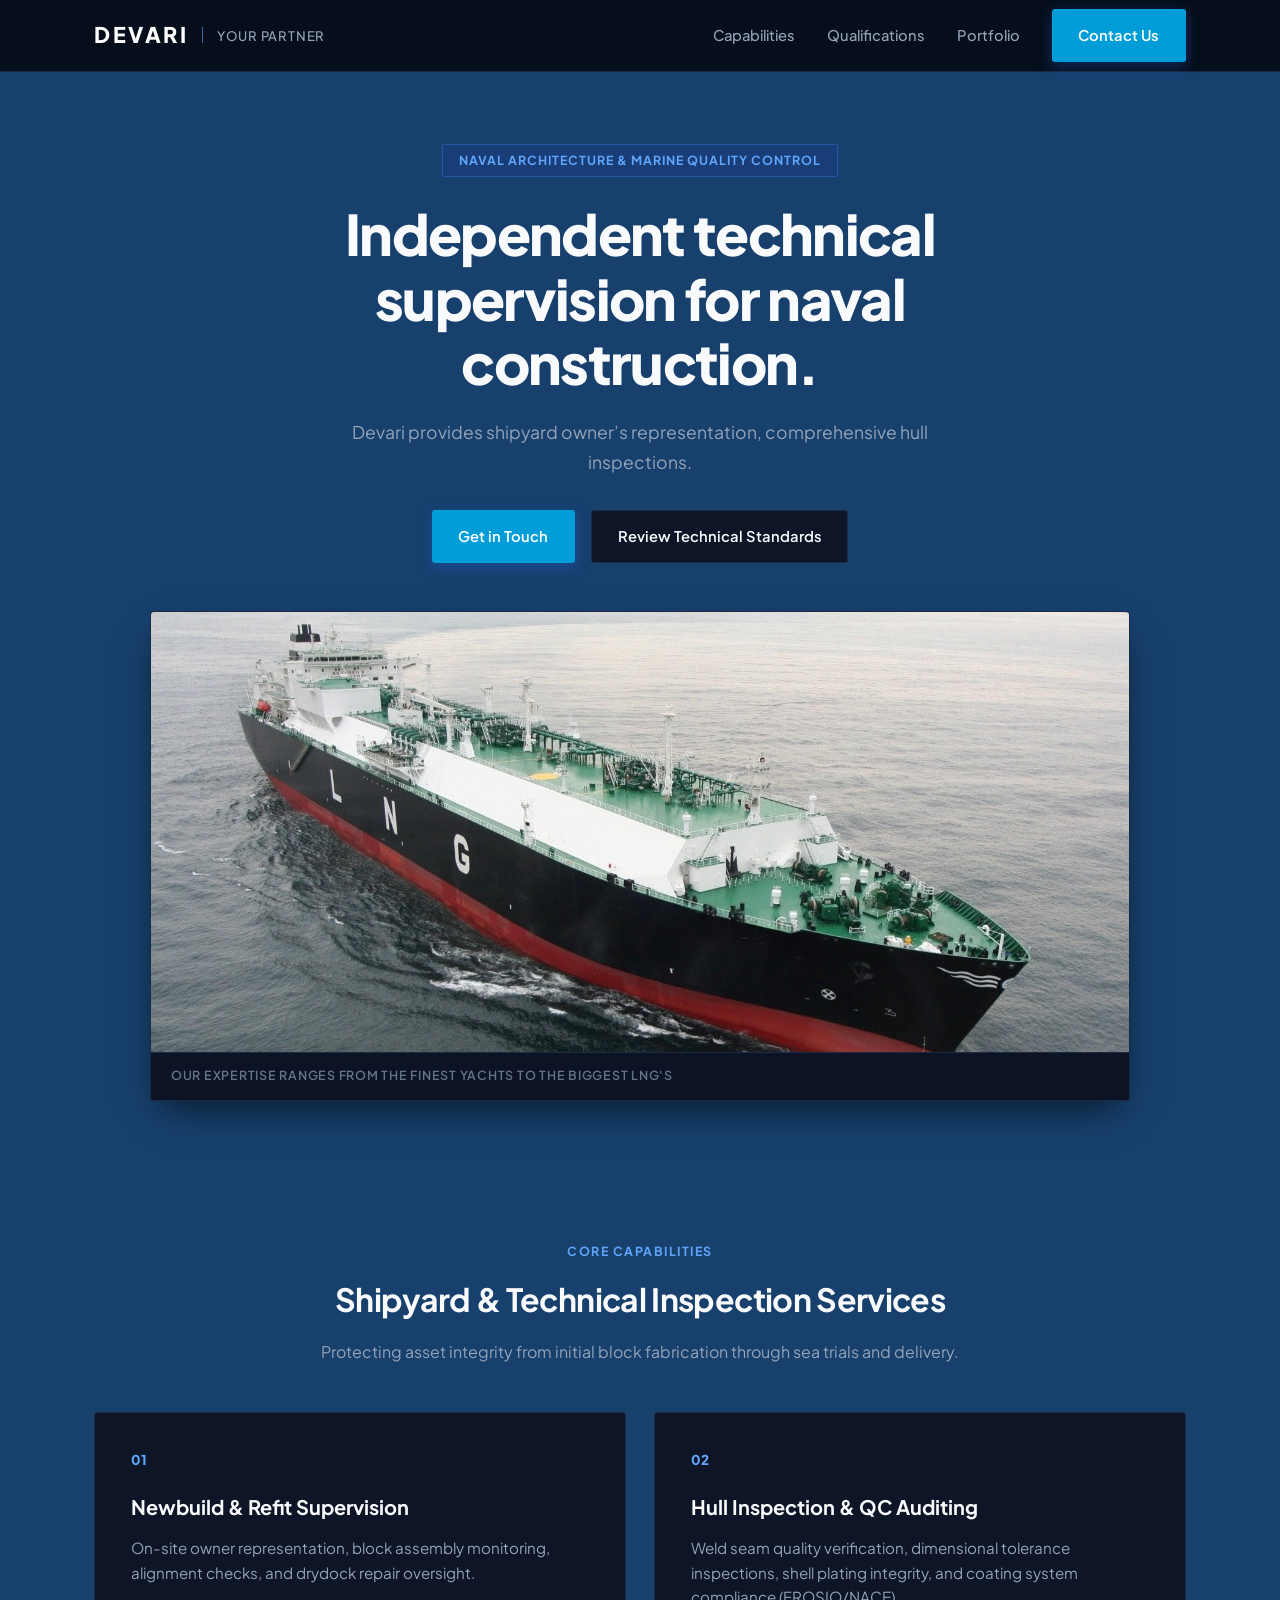
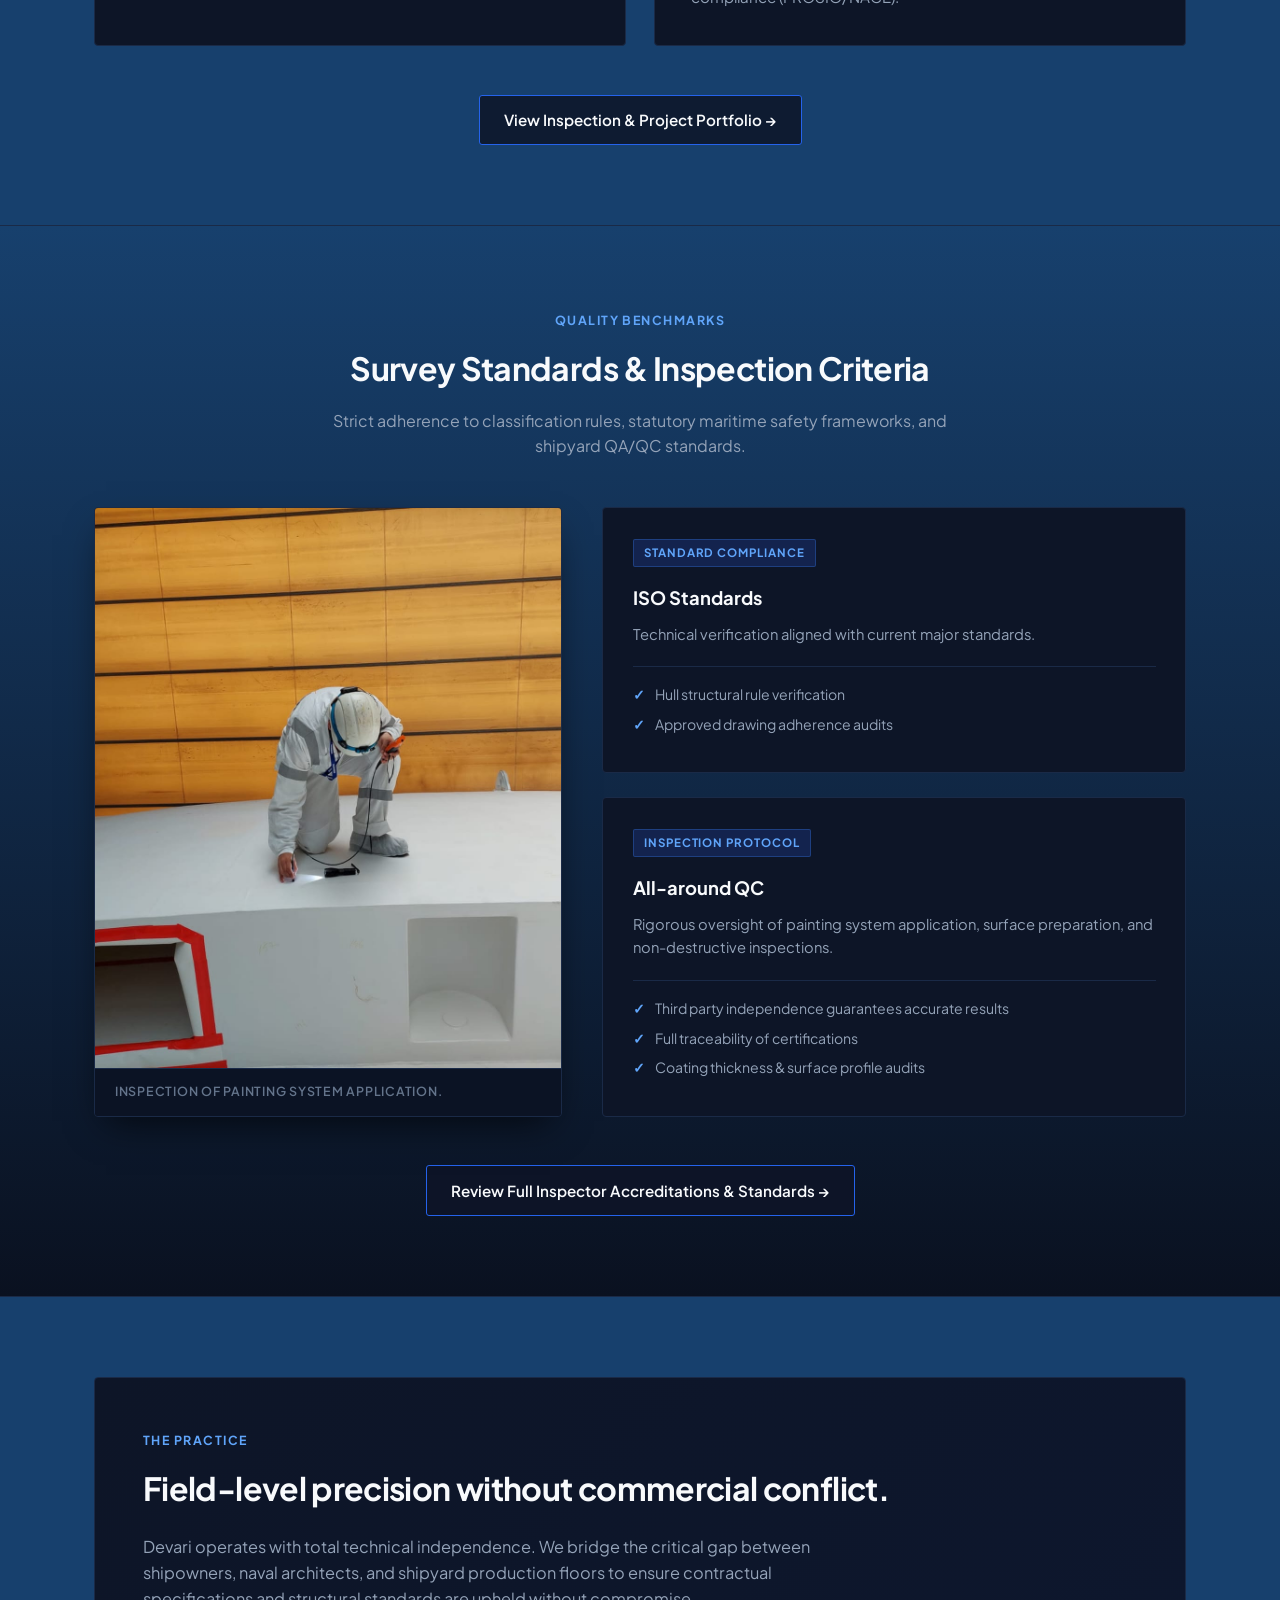
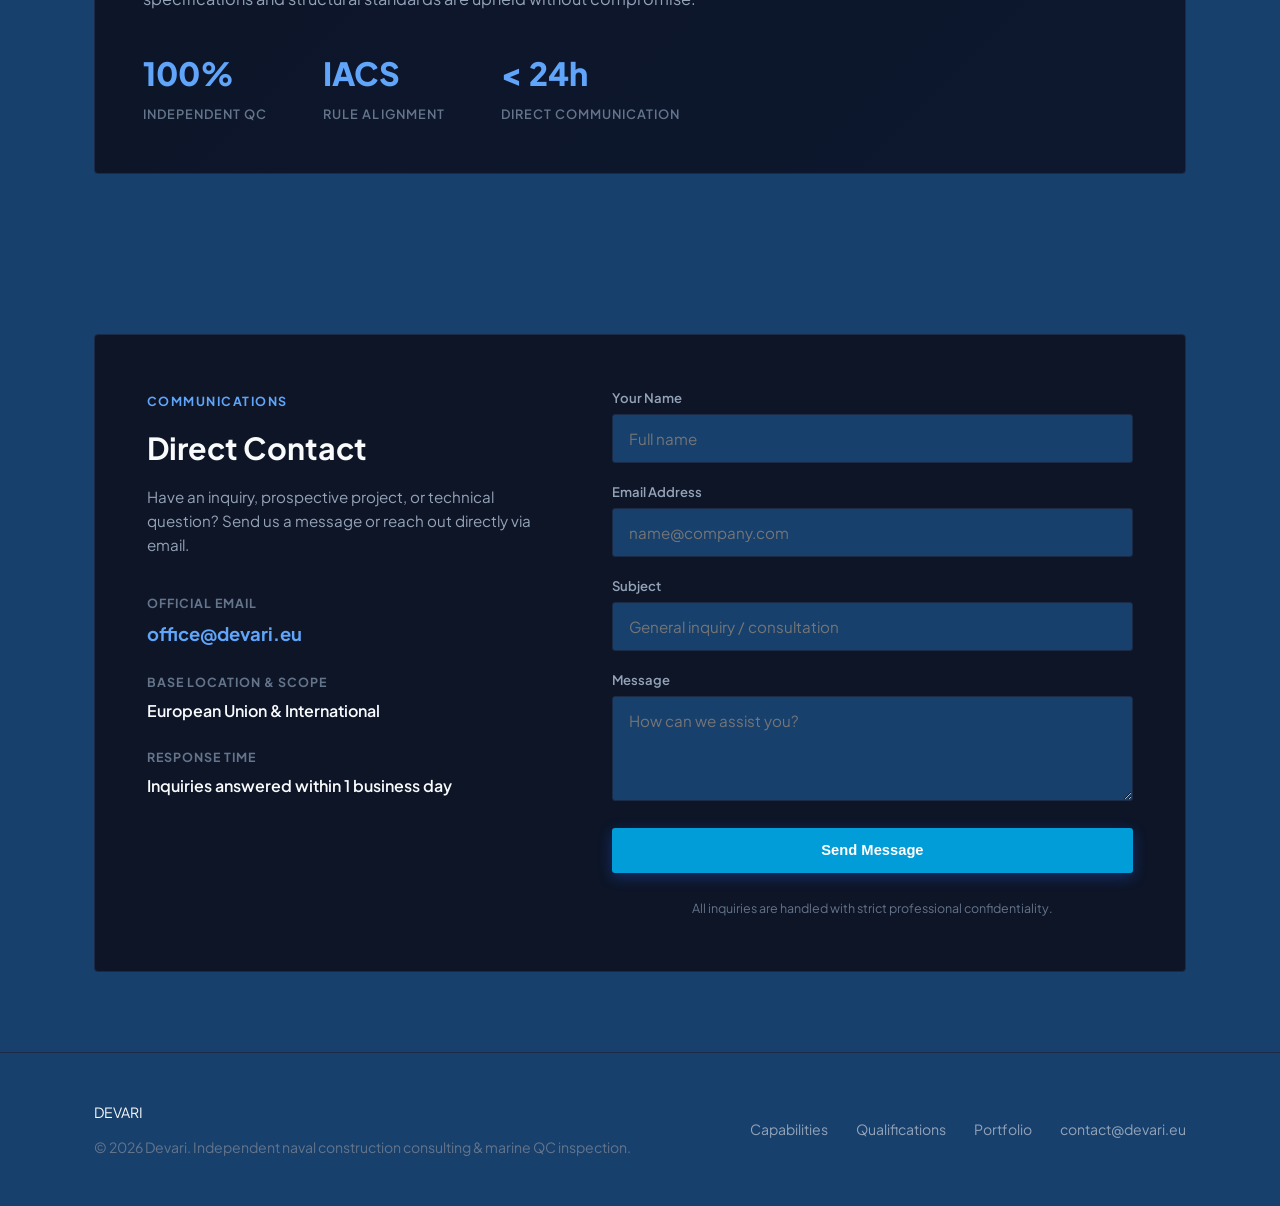
<file: index.html>
<!DOCTYPE html>
<html lang="en">
<head>
  <meta charset="UTF-8" />
  <meta name="viewport" content="width=device-width, initial-scale=1.0" />
  <title>Devari | Naval Construction & Marine QC Consulting</title>
  <meta name="description" content="Independent naval architecture, newbuild shipyard supervision, hull inspection, and marine quality control." />
  <link rel="canonical" href="https://devari.eu/" />

  <!-- Open Graph -->
  <meta property="og:type" content="website" />
  <meta property="og:url" content="https://devari.eu/" />
  <meta property="og:title" content="Devari | Naval Construction & Marine QC Consulting" />
  <meta property="og:description" content="Owner's representation, shipyard QC auditing, hull structural inspections, and NDT oversight." />

  <link rel="preconnect" href="https://fonts.googleapis.com">
  <link rel="preconnect" href="https://fonts.gstatic.com">
  <link href="https://fonts.googleapis.com/css2?family=Plus+Jakarta+Sans:wght@400;500;600;700;800&display=swap" rel="stylesheet">
  
  <!-- Version parameter forces browser & Cloudflare cache refresh -->
  <link rel="stylesheet" href="style.css?v=20" />
</head>
<body>

  <!-- Permanently Locked Header -->
<!-- Permanently Locked Header with Mobile Toggle -->
  <header class="site-header">
    <div class="container nav-container">
      <a href="/" class="brand-logo">
        <span class="brand-name">DEVARI</span>
        <span class="brand-divider"></span>
        <span class="brand-tagline">Your Partner</span>
      </a>

      <nav class="nav-links" id="navLinks">
        <a href="#services" class="nav-item">Capabilities</a>
        <a href="/qualifications" class="nav-item">Qualifications</a>
        <a href="/portfolio" class="nav-item">Portfolio</a>
        <a href="#contact" class="btn btn-primary nav-item">Contact Us</a>
      </nav>

      <button class="nav-toggle" id="navToggle" aria-label="Toggle Navigation">
        <span></span>
        <span></span>
        <span></span>
      </button>
    </div>
  </header>

  <!-- Hero Section -->
  <section class="hero reveal">
    <div class="container">
      <div class="hero-badge">Naval Architecture & Marine Quality Control</div>
      <h1>Independent technical supervision for naval construction.</h1>
      <p class="hero-subtext">
        Devari provides shipyard owner’s representation, comprehensive hull inspections.
      </p>
      <div class="hero-actions">
        <a href="#contact" class="btn btn-primary">Get in Touch</a>
        <a href="#credentials" class="btn btn-secondary">Review Technical Standards</a>
      </div>

      <!-- Real Shipyard Drydock Hull Inspection Image -->
      <div class="media-box hero-media">
        <img 
          src="/img/24.jpg" 
          alt="Image of LNG" 
          class="responsive-img"
          loading="eager"
        />
        <div class="media-caption">Our expertise ranges from the finest yachts to the biggest LNG's</div>
      </div>
    </div>
  </section>

  <!-- Capabilities / Services -->
  <section id="services" class="section services-section">
    <div class="container">
      <div class="section-header reveal">
        <span class="eyebrow">Core Capabilities</span>
        <h2>Shipyard & Technical Inspection Services</h2>
        <p>Protecting asset integrity from initial block fabrication through sea trials and delivery.</p>
      </div>

      <div class="grid cards-grid">
        <div class="card reveal">
          <div class="card-icon">01</div>
          <h3>Newbuild & Refit Supervision</h3>
          <p>On-site owner representation, block assembly monitoring, alignment checks, and drydock repair oversight.</p>
        </div>

        <div class="card reveal">
          <div class="card-icon">02</div>
          <h3>Hull Inspection & QC Auditing</h3>
          <p>Weld seam quality verification, dimensional tolerance inspections, shell plating integrity, and coating system compliance (FROSIO/NACE).</p>
        </div>

      <!--  <div class="card reveal">
          <div class="card-icon">03</div>
          <h3>Class Compliance</h3>
          <p>Third-party review of Ultrasonic (UT), Magnetic Particle (MPI), and Radiographic testing in accordance with IACS classification rules.</p>
        </div>-->
      </div>
      <!-- Direct Link to Portfolio -->
      <div class="section-action-center">
        <a href="/portfolio" class="btn btn-secondary">
          View Inspection & Project Portfolio →
        </a>
      </div>
    </div>
  </section>

  <!-- Credentials Section -->
  <section id="credentials" class="section credentials-section">
    <div class="container">
      <div class="section-header reveal">
        <span class="eyebrow">Quality Benchmarks</span>
        <h2>Survey Standards & Inspection Criteria</h2>
        <p>Strict adherence to classification rules, statutory maritime safety frameworks, and shipyard QA/QC standards.</p>
      </div>

      <div class="credentials-layout">
        <!-- Structural Welding QC Visual -->
        <div class="media-box cred-media reveal">
          <img 
            src="/img/6.jpeg" 
            alt="Inspecting of aluminium block by inspector." 
            class="responsive-img"
            loading="lazy"
          />
          <div class="media-caption">Inspection of painting system application.</div>
        </div>

        <div class="credentials-grid">
          <div class="credential-card reveal">
            <div class="cred-status">Standard Compliance</div>
            <h3>ISO Standards</h3>
            <p>Technical verification aligned with current major standards.</p>
            <ul class="cred-list">
              <li>Hull structural rule verification</li>
              <li>Approved drawing adherence audits</li>
            </ul>
          </div>

          <div class="credential-card reveal">
            <div class="cred-status">Inspection Protocol</div>
            <h3>All-around QC</h3>
            <p>Rigorous oversight of painting system application, surface preparation, and non-destructive inspections.</p>
            <ul class="cred-list">
              <li>Third party independence guarantees accurate results</li>
              <li>Full traceability of certifications</li>
              <li>Coating thickness & surface profile audits</li>
            </ul>
          </div>
        </div>
      </div>
      <!-- Direct Link to Qualifications -->
      <div class="section-action-center">
        <a href="/qualifications" class="btn btn-secondary">
          Review Full Inspector Accreditations & Standards →
        </a>
      </div>
    </div>
  </section>

  <!-- About Section -->
  <section id="about" class="section about-section">
    <div class="container">
      <div class="about-card reveal">
        <div class="about-content">
          <span class="eyebrow">The Practice</span>
          <h2>Field-level precision without commercial conflict.</h2>
          <p>
            Devari operates with total technical independence. We bridge the critical gap between shipowners, naval architects, and shipyard production floors to ensure contractual specifications and structural standards are upheld without compromise.
          </p>
          <div class="stats-row">
            <div class="stat-item">
              <span class="stat-num">100%</span>
              <span class="stat-label">Independent QC</span>
            </div>
            <div class="stat-item">
              <span class="stat-num">IACS</span>
              <span class="stat-label">Rule Alignment</span>
            </div>
            <div class="stat-item">
              <span class="stat-num">&lt; 24h</span>
              <span class="stat-label">Direct Communication</span>
            </div>
          </div>
        </div>
      </div>
    </div>
  </section>

  <!-- Direct Contact Section -->
  <section id="contact" class="section contact-section">
    <div class="container">
      <div class="contact-wrapper reveal">
        
        <div class="contact-info-panel">
          <span class="eyebrow">Communications</span>
          <h2>Direct Contact</h2>
          <p>Have an inquiry, prospective project, or technical question? Send us a message or reach out directly via email.</p>
          
          <div class="contact-channels">
            <div class="channel-item">
              <div class="channel-label">Official Email</div>
              <a href="mailto:office@devari.eu" class="channel-value">office@devari.eu</a>
            </div>
            <div class="channel-item">
              <div class="channel-label">Base Location & Scope</div>
              <div class="channel-value-static">European Union & International</div>
            </div>
            <div class="channel-item">
              <div class="channel-label">Response Time</div>
              <div class="channel-value-static">Inquiries answered within 1 business day</div>
            </div>
          </div>
        </div>

        <div class="contact-form-panel">
          <form class="contact-form" action="https://formspree.io/f/YOUR_FORM_ID" method="POST">
            <div class="form-group">
              <label for="name">Your Name</label>
              <input type="text" id="name" name="name" placeholder="Full name" required />
            </div>

            <div class="form-group">
              <label for="email">Email Address</label>
              <input type="email" id="email" name="email" placeholder="name@company.com" required />
            </div>

            <div class="form-group">
              <label for="subject">Subject</label>
              <input type="text" id="subject" name="subject" placeholder="General inquiry / consultation" required />
            </div>

            <div class="form-group">
              <label for="message">Message</label>
              <textarea id="message" name="message" rows="4" placeholder="How can we assist you?" required></textarea>
            </div>

            <button type="submit" class="btn btn-primary form-submit">Send Message</button>
            <p class="form-disclaimer">All inquiries are handled with strict professional confidentiality.</p>
          </form>
        </div>

      </div>
    </div>
  </section>

  <!-- Footer -->
  <footer class="site-footer">
    <div class="container footer-container">
      <div class="footer-brand">
        <span class="brand-wordmark brand-wordmark-sm">DEVARI</span>
        <p>&copy; 2026 Devari. Independent naval construction consulting & marine QC inspection.</p>
      </div>
     <div class="footer-links">
        <a href="/">Capabilities</a>
        <a href="/qualifications">Qualifications</a>
        <a href="/portfolio">Portfolio</a>
        <a href="mailto:contact@devari.eu">contact@devari.eu</a>
      </div>
    </div>
  </footer>

  <!-- Scroll-Trigger Animation Observer -->
  <script>
    document.addEventListener('DOMContentLoaded', () => {
      const observer = new IntersectionObserver((entries) => {
        entries.forEach((entry) => {
          if (entry.isIntersecting) {
            entry.target.classList.add('active');
            observer.unobserve(entry.target);
          }
        });
      }, {
        threshold: 0.12,
        rootMargin: '0px 0px -40px 0px'
      });

      document.querySelectorAll('.reveal').forEach((el) => observer.observe(el));
    });
  </script>
<script>
    // Mobile Drawer Toggle
    const navToggle = document.getElementById('navToggle');
    const navLinks = document.getElementById('navLinks');
    
    if (navToggle && navLinks) {
      navToggle.addEventListener('click', () => {
        navToggle.classList.toggle('open');
        navLinks.classList.toggle('open');
      });

      // Close drawer when a nav link is tapped
      navLinks.querySelectorAll('.nav-item').forEach(link => {
        link.addEventListener('click', () => {
          navToggle.classList.remove('open');
          navLinks.classList.remove('open');
        });
      });
    }

    // Scroll reveal observer
    document.addEventListener('DOMContentLoaded', () => {
      const observer = new IntersectionObserver((entries) => {
        entries.forEach((entry) => {
          if (entry.isIntersecting) {
            entry.target.classList.add('active');
            observer.unobserve(entry.target);
          }
        });
      }, { threshold: 0.12, rootMargin: '0px 0px -40px 0px' });

      document.querySelectorAll('.reveal').forEach((el) => observer.observe(el));
    });
  </script>
</body>
</html>
</file>
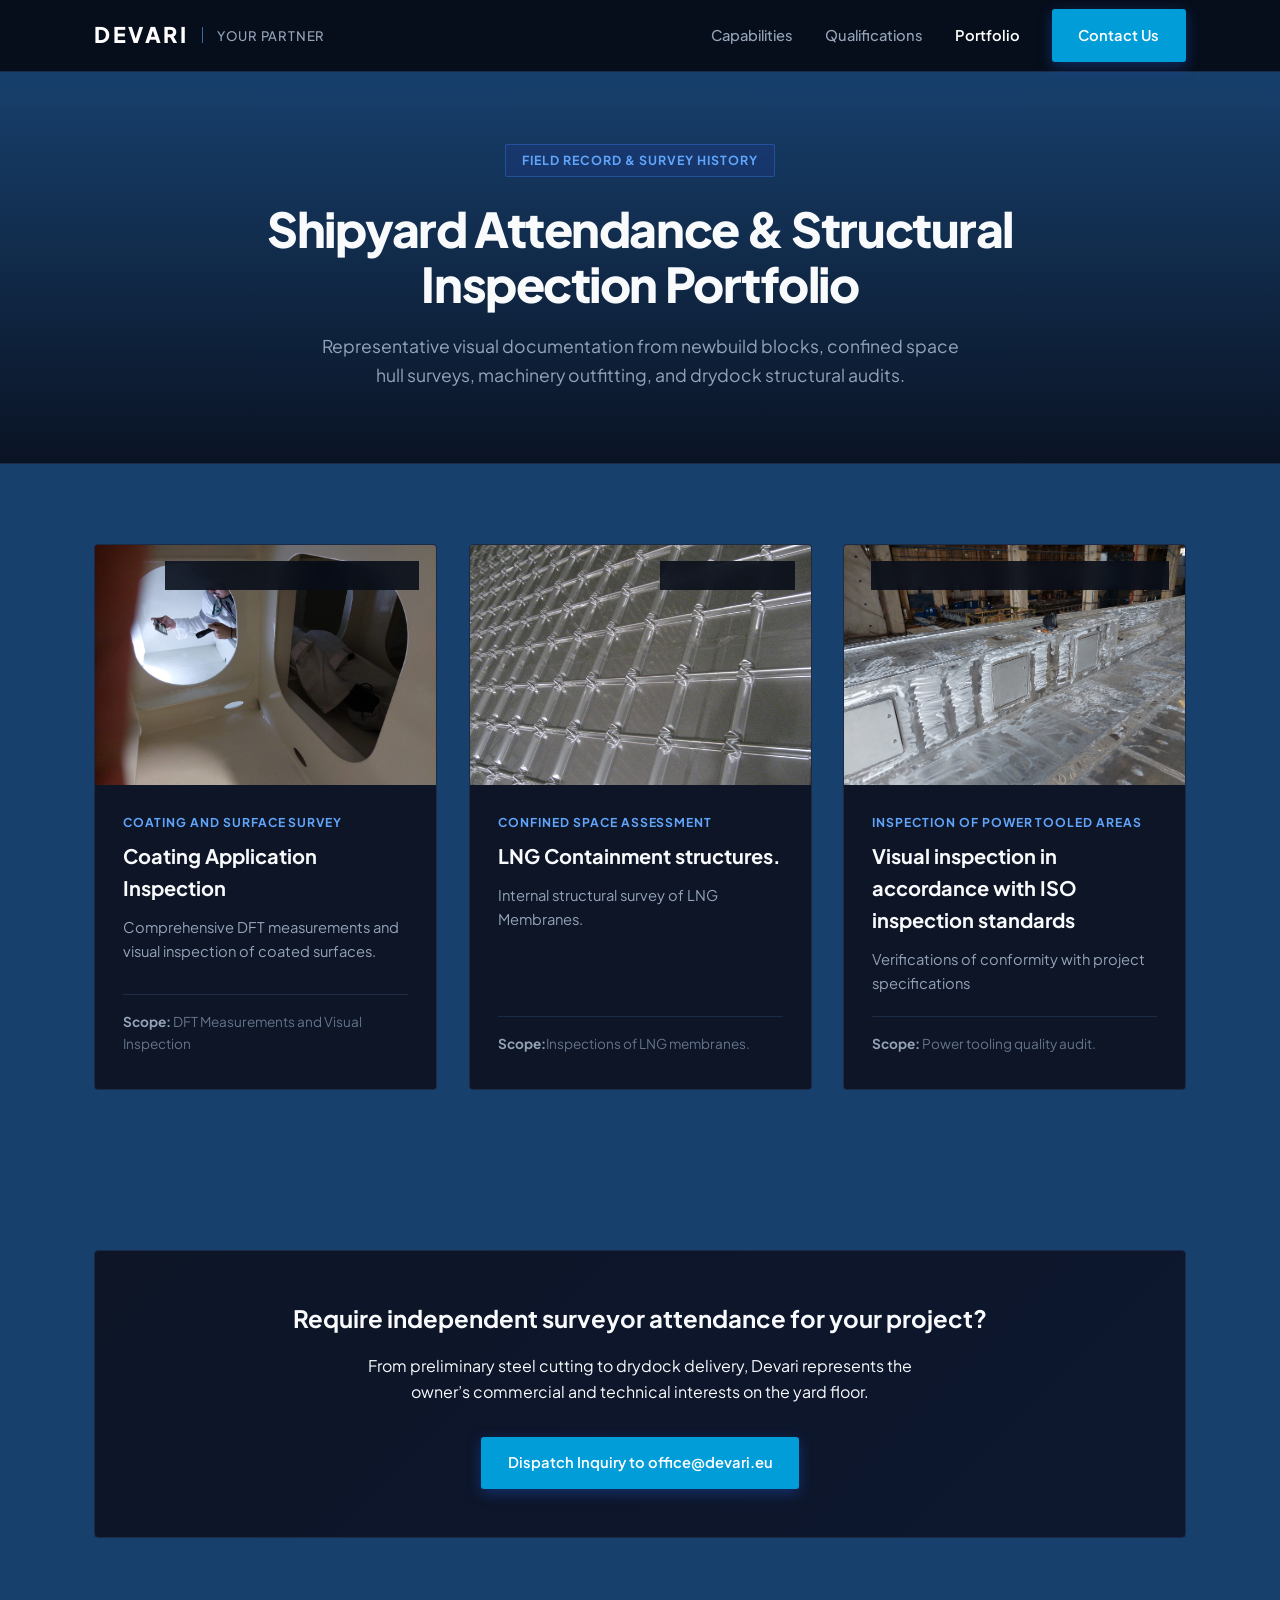
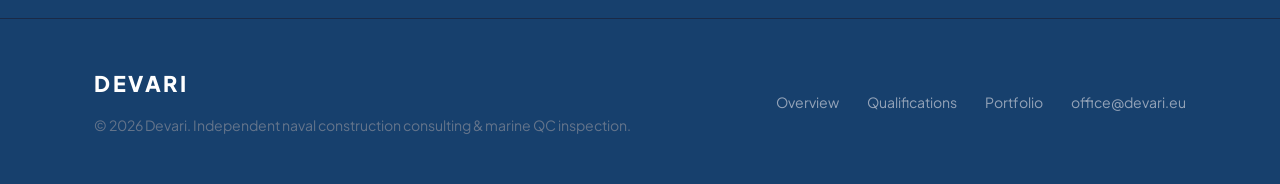
<file: portfolio.html>
<!DOCTYPE html>
<html lang="en">
<head>
  <meta charset="UTF-8" />
  <meta name="viewport" content="width=device-width, initial-scale=1.0" />
  <title>Inspection & QC Portfolio | Devari</title>
  <meta name="description" content="Shipyard attendance, hull structural surveys, ballast tank inspections, and drydock quality control projects by Devari." />
  <link rel="canonical" href="https://devari.eu/portfolio" />

  <link rel="preconnect" href="https://fonts.googleapis.com">
  <link rel="preconnect" href="https://fonts.gstatic.com">
  <link href="https://fonts.googleapis.com/css2?family=Plus+Jakarta+Sans:wght@400;500;600;700;800&display=swap" rel="stylesheet">
  <link rel="stylesheet" href="/style.css?v=15" />
</head>
<body>

  <!-- Permanently Locked Header with Working Mobile Toggle -->
  <header class="site-header">
    <div class="container nav-container">
      <a href="/" class="brand-logo">
        <span class="brand-name">DEVARI</span>
        <span class="brand-divider"></span>
        <span class="brand-tagline">Your Partner</span>
      </a>

      <!-- Desktop & Mobile Nav Menu -->
      <nav class="nav-links" id="navLinks">
        <a href="/#services" class="nav-item">Capabilities</a>
        <a href="/qualifications" class="nav-item">Qualifications</a>
        <a href="/portfolio" class="nav-item active-link">Portfolio</a>
        <a href="/#contact" class="btn btn-primary nav-item">Contact Us</a>
      </nav>

      <!-- Mobile Hamburger Button -->
      <button class="nav-toggle" id="navToggle" type="button" aria-label="Toggle Navigation">
        <span></span>
        <span></span>
        <span></span>
      </button>
    </div>
  </header>

  <!-- Page Header Banner -->
  <section class="page-banner reveal">
    <div class="container">
      <div class="hero-badge">Field Record & Survey History</div>
      <h1>Shipyard Attendance & Structural Inspection Portfolio</h1>
      <p class="hero-subtext">
        Representative visual documentation from newbuild blocks, confined space hull surveys, machinery outfitting, and drydock structural audits.
      </p>
    </div>
  </section>

  <!-- Portfolio Grid -->
  <section class="section">
    <div class="container">
      <div class="portfolio-grid">

        <!-- Project 1 -->
        <article class="portfolio-card reveal">
          <div class="portfolio-img-box">
            <img 
              src="/img/2.jpeg" 
              alt="Painting inspection" 
              class="responsive-img" 
              loading="eager"
            />
            <span class="portfolio-tag">Protective Coating Application</span>
          </div>
          <div class="portfolio-info">
            <span class="portfolio-meta">Coating and surface survey</span>
            <h3>Coating Application Inspection</h3>
            <p>Comprehensive DFT measurements and visual inspection of coated surfaces.</p>
            <ul class="portfolio-details">
              <li><strong>Scope:</strong> DFT Measurements and Visual Inspection</li>
              <!--<li><strong>Standard:</strong> IACS Class Special Survey</li> -->
            </ul>
          </div>
        </article>
        
        <!-- Project 3 -->
        <article class="portfolio-card reveal">
          <div class="portfolio-img-box">
            <img 
              src="/img/18.jpg" 
              alt="LNG inspection" 
              class="responsive-img" 
              loading="lazy"
            />
            <span class="portfolio-tag">LNG Membranes</span>
          </div>
          <div class="portfolio-info">
            <span class="portfolio-meta">Confined Space Assessment</span>
            <h3>LNG Containment structures.</h3>
            <p>Internal structural survey of LNG Membranes.</p>
            <ul class="portfolio-details">
              <li><strong>Scope:</strong>Inspections of LNG membranes.</li>
            </ul>
          </div>
        </article>

        <!-- Project 4 -->
        <article class="portfolio-card reveal">
          <div class="portfolio-img-box">
            <img 
              src="/img/12.jpg" 
              alt="Power tooling inspection" 
              class="responsive-img" 
              loading="lazy"
            />
            <span class="portfolio-tag">Inspections of pre-application areas</span>
          </div>
          <div class="portfolio-info">
            <span class="portfolio-meta">Inspection of power tooled areas</span>
            <h3>Visual inspection in accordance with ISO inspection standards</h3>
            <p>Verifications of conformity with project specifications</p>
            <ul class="portfolio-details">
              <li><strong>Scope:</strong> Power tooling quality audit. </li>
            </ul>
          </div>
        </article>

      </div>
    </div>
  </section>

  <!-- CTA Box -->
  <section class="section">
    <div class="container">
      <div class="about-card reveal" style="text-align: center;">
        <h2>Require independent surveyor attendance for your project?</h2>
        <p style="margin: 1rem auto 2rem; max-width: 600px;">
          From preliminary steel cutting to drydock delivery, Devari represents the owner’s commercial and technical interests on the yard floor.
        </p>
        <a href="/#contact" class="btn btn-primary">Dispatch Inquiry to office@devari.eu</a>
      </div>
    </div>
  </section>

  <!-- Footer -->
  <footer class="site-footer">
    <div class="container footer-container">
      <div class="footer-brand">
        <span class="brand-name">DEVARI</span>
        <p>&copy; 2026 Devari. Independent naval construction consulting & marine QC inspection.</p>
      </div>
      <div class="footer-links">
        <a href="/">Overview</a>
        <a href="/qualifications">Qualifications</a>
        <a href="/portfolio">Portfolio</a>
        <a href="mailto:office@devari.eu">office@devari.eu</a>
      </div>
    </div>
  </footer>

  <!-- Complete Mobile Drawer Toggle & Scroll Observer Script -->
  <script>
    const navToggle = document.getElementById('navToggle');
    const navLinks = document.getElementById('navLinks');
    
    if (navToggle && navLinks) {
      navToggle.addEventListener('click', () => {
        navToggle.classList.toggle('open');
        navLinks.classList.toggle('open');
      });

      navLinks.querySelectorAll('.nav-item').forEach(link => {
        link.addEventListener('click', () => {
          navToggle.classList.remove('open');
          navLinks.classList.remove('open');
        });
      });
    }

    document.addEventListener('DOMContentLoaded', () => {
      const observer = new IntersectionObserver((entries) => {
        entries.forEach((entry) => {
          if (entry.isIntersecting) {
            entry.target.classList.add('active');
            observer.unobserve(entry.target);
          }
        });
      }, { threshold: 0.1 });
      document.querySelectorAll('.reveal').forEach((el) => observer.observe(el));
    });
  </script>

</body>
</html>
</file>
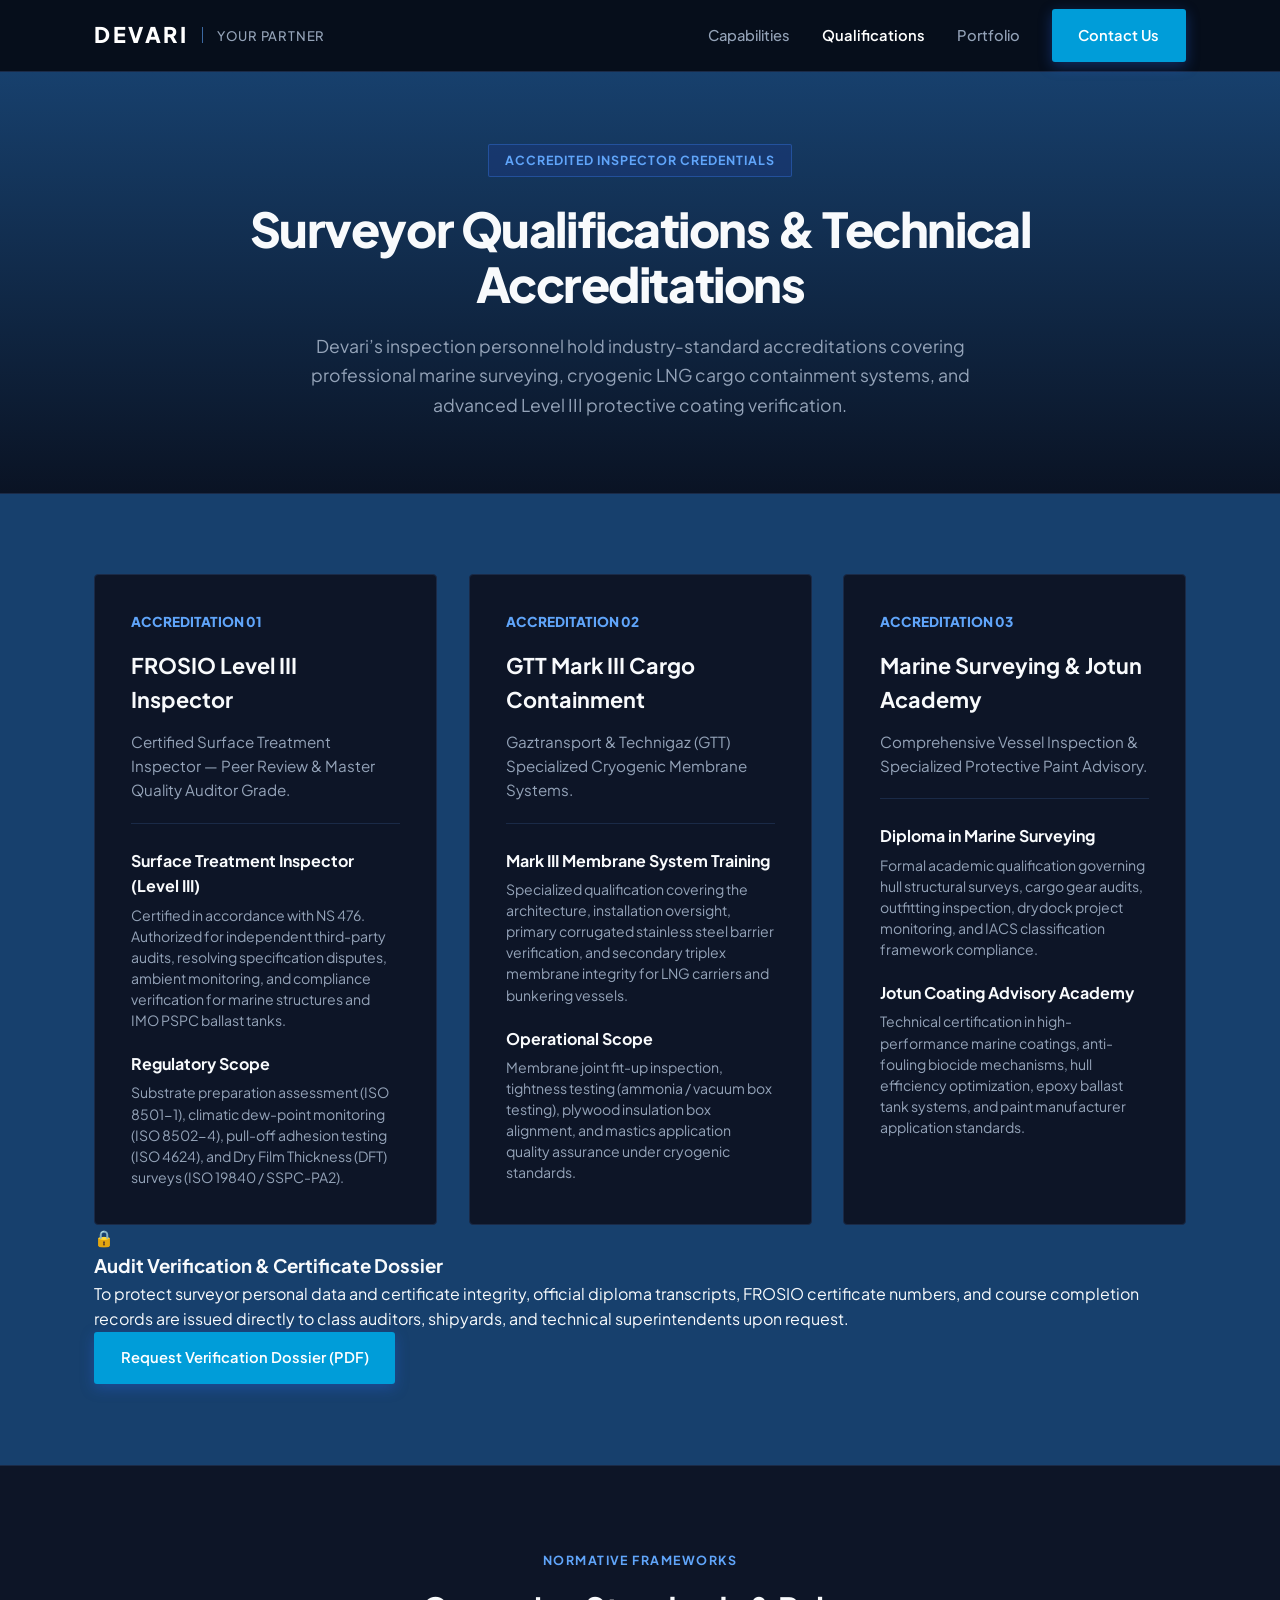
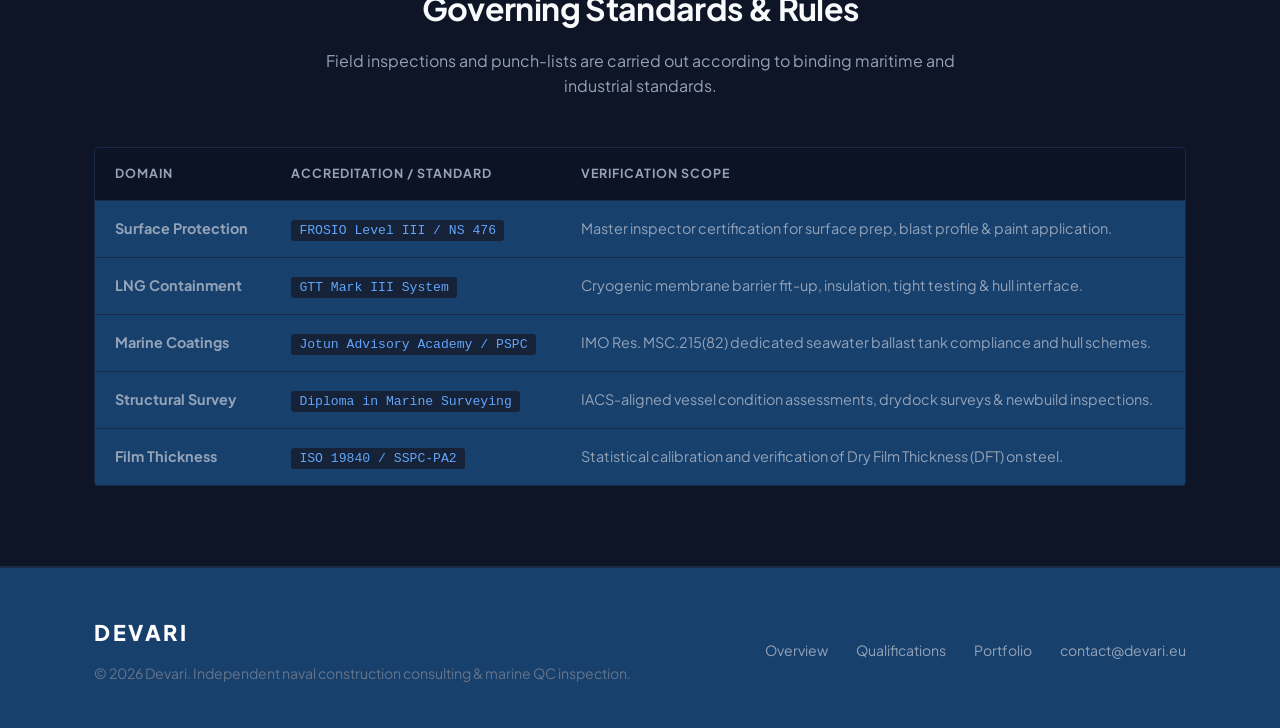
<file: qualifications.html>
<!DOCTYPE html>
<html lang="en">
<head>
  <meta charset="UTF-8" />
  <meta name="viewport" content="width=device-width, initial-scale=1.0" />
  <title>Inspector Qualifications & Certifications | Devari</title>
  <meta name="description" content="Accredited marine surveying certifications: FROSIO Level 3 Surface Treatment Inspector, GTT Mark III LNG Cargo Containment Systems, and Jotun Coating Advisory credentials." />
  <link rel="canonical" href="https://devari.eu/qualifications" />

  <link rel="preconnect" href="https://fonts.googleapis.com">
  <link rel="preconnect" href="https://fonts.gstatic.com">
  <link href="https://fonts.googleapis.com/css2?family=Plus+Jakarta+Sans:wght@400;500;600;700;800&display=swap" rel="stylesheet">
  <link rel="stylesheet" href="/style.css?v=17" />
</head>
<body>

  <!-- Locked Header -->
  <header class="site-header">
    <div class="container nav-container">
      <a href="https://devari.eu/" class="brand-logo">
        <span class="brand-name">DEVARI</span>
        <span class="brand-divider"></span>
        <span class="brand-tagline">Your Partner</span>
      </a>

      <nav class="nav-links" id="navLinks">
        <a href="https://devari.eu/#services" class="nav-item">Capabilities</a>
        <a href="/qualifications" class="nav-item active-link">Qualifications</a>
        <a href="/portfolio" class="nav-item">Portfolio</a>
        <a href="https://devari.eu/#contact" class="btn btn-primary nav-item">Contact Us</a>
      </nav>

      <button class="nav-toggle" id="navToggle" type="button" aria-label="Toggle Navigation">
        <span></span>
        <span></span>
        <span></span>
      </button>
    </div>
  </header>

  <!-- Page Banner -->
  <section class="page-banner reveal">
    <div class="container">
      <div class="hero-badge">Accredited Inspector Credentials</div>
      <h1>Surveyor Qualifications & Technical Accreditations</h1>
      <p class="hero-subtext">
        Devari’s inspection personnel hold industry-standard accreditations covering professional marine surveying, cryogenic LNG cargo containment systems, and advanced Level III protective coating verification.
      </p>
    </div>
  </section>

  <!-- Real Accreditations Grid -->
  <section class="section">
    <div class="container">
      <div class="qual-grid">

        <!-- Credential 1: FROSIO Level 3 -->
        <div class="qual-card reveal">
          <div class="qual-icon">ACCREDITATION 01</div>
          <h2>FROSIO Level III Inspector</h2>
          <p class="qual-lead">Certified Surface Treatment Inspector — Peer Review & Master Quality Auditor Grade.</p>
          <div class="qual-body">
            <div class="qual-item">
              <h4>Surface Treatment Inspector (Level III)</h4>
              <p>Certified in accordance with NS 476. Authorized for independent third-party audits, resolving specification disputes, ambient monitoring, and compliance verification for marine structures and IMO PSPC ballast tanks.</p>
            </div>
            <div class="qual-item">
              <h4>Regulatory Scope</h4>
              <p>Substrate preparation assessment (ISO 8501-1), climatic dew-point monitoring (ISO 8502-4), pull-off adhesion testing (ISO 4624), and Dry Film Thickness (DFT) surveys (ISO 19840 / SSPC-PA2).</p>
            </div>
          </div>
        </div>

        <!-- Credential 2: GTT Mark III Membrane -->
        <div class="qual-card reveal">
          <div class="qual-icon">ACCREDITATION 02</div>
          <h2>GTT Mark III Cargo Containment</h2>
          <p class="qual-lead">Gaztransport & Technigaz (GTT) Specialized Cryogenic Membrane Systems.</p>
          <div class="qual-body">
            <div class="qual-item">
              <h4>Mark III Membrane System Training</h4>
              <p>Specialized qualification covering the architecture, installation oversight, primary corrugated stainless steel barrier verification, and secondary triplex membrane integrity for LNG carriers and bunkering vessels.</p>
            </div>
            <div class="qual-item">
              <h4>Operational Scope</h4>
              <p>Membrane joint fit-up inspection, tightness testing (ammonia / vacuum box testing), plywood insulation box alignment, and mastics application quality assurance under cryogenic standards.</p>
            </div>
          </div>
        </div>

        <!-- Credential 3: Marine Surveying & Jotun Academy -->
        <div class="qual-card reveal">
          <div class="qual-icon">ACCREDITATION 03</div>
          <h2>Marine Surveying & Jotun Academy</h2>
          <p class="qual-lead">Comprehensive Vessel Inspection & Specialized Protective Paint Advisory.</p>
          <div class="qual-body">
            <div class="qual-item">
              <h4>Diploma in Marine Surveying</h4>
              <p>Formal academic qualification governing hull structural surveys, cargo gear audits, outfitting inspection, drydock project monitoring, and IACS classification framework compliance.</p>
            </div>
            <div class="qual-item">
              <h4>Jotun Coating Advisory Academy</h4>
              <p>Technical certification in high-performance marine coatings, anti-fouling biocide mechanisms, hull efficiency optimization, epoxy ballast tank systems, and paint manufacturer application standards.</p>
            </div>
          </div>
        </div>

      </div>

      <!-- Secure Verification Box (No Public PDF Risk) -->
      <div class="credentials-verification-box reveal">
        <div class="verification-badge-lock">
          <span class="lock-icon">🔒</span>
          <div>
            <h3>Audit Verification & Certificate Dossier</h3>
            <p>
              To protect surveyor personal data and certificate integrity, official diploma transcripts, FROSIO certificate numbers, and course completion records are issued directly to class auditors, shipyards, and technical superintendents upon request.
            </p>
          </div>
        </div>
        <a href="mailto:contact@devari.eu?subject=Devari%20Surveyor%20Certificates%20Dossier%20Request" class="btn btn-primary">
          Request Verification Dossier (PDF)
        </a>
      </div>

    </div>
  </section>

  <!-- Standards Reference Matrix -->
  <section class="section" style="background-color: var(--bg-card); border-top: 1px solid var(--border-muted); border-bottom: 1px solid var(--border-muted);">
    <div class="container">
      <div class="section-header reveal">
        <span class="eyebrow">Normative Frameworks</span>
        <h2>Governing Standards & Rules</h2>
        <p>Field inspections and punch-lists are carried out according to binding maritime and industrial standards.</p>
      </div>

      <div class="standards-table-wrapper reveal">
        <table class="standards-table">
          <thead>
            <tr>
              <th>Domain</th>
              <th>Accreditation / Standard</th>
              <th>Verification Scope</th>
            </tr>
          </thead>
          <tbody>
            <tr>
              <td><strong>Surface Protection</strong></td>
              <td><code>FROSIO Level III / NS 476</code></td>
              <td>Master inspector certification for surface prep, blast profile & paint application.</td>
            </tr>
            <tr>
              <td><strong>LNG Containment</strong></td>
              <td><code>GTT Mark III System</code></td>
              <td>Cryogenic membrane barrier fit-up, insulation, tight testing & hull interface.</td>
            </tr>
            <tr>
              <td><strong>Marine Coatings</strong></td>
              <td><code>Jotun Advisory Academy / PSPC</code></td>
              <td>IMO Res. MSC.215(82) dedicated seawater ballast tank compliance and hull schemes.</td>
            </tr>
            <tr>
              <td><strong>Structural Survey</strong></td>
              <td><code>Diploma in Marine Surveying</code></td>
              <td>IACS-aligned vessel condition assessments, drydock surveys & newbuild inspections.</td>
            </tr>
            <tr>
              <td><strong>Film Thickness</strong></td>
              <td><code>ISO 19840 / SSPC-PA2</code></td>
              <td>Statistical calibration and verification of Dry Film Thickness (DFT) on steel.</td>
            </tr>
          </tbody>
        </table>
      </div>
    </div>
  </section>

  <!-- Footer -->
  <footer class="site-footer">
    <div class="container footer-container">
      <div class="footer-brand">
        <span class="brand-name">DEVARI</span>
        <p>&copy; 2026 Devari. Independent naval construction consulting & marine QC inspection.</p>
      </div>
      <div class="footer-links">
        <a href="https://devari.eu/">Overview</a>
        <a href="/qualifications">Qualifications</a>
        <a href="/portfolio">Portfolio</a>
        <a href="mailto:contact@devari.eu">contact@devari.eu</a>
      </div>
    </div>
  </footer>

  <script>
    const navToggle = document.getElementById('navToggle');
    const navLinks = document.getElementById('navLinks');
    
    if (navToggle && navLinks) {
      navToggle.addEventListener('click', () => {
        navToggle.classList.toggle('open');
        navLinks.classList.toggle('open');
      });

      navLinks.querySelectorAll('.nav-item').forEach(link => {
        link.addEventListener('click', () => {
          navToggle.classList.remove('open');
          navLinks.classList.remove('open');
        });
      });
    }

    document.addEventListener('DOMContentLoaded', () => {
      const observer = new IntersectionObserver((entries) => {
        entries.forEach((entry) => {
          if (entry.isIntersecting) {
            entry.target.classList.add('active');
            observer.unobserve(entry.target);
          }
        });
      }, { threshold: 0.1 });
      document.querySelectorAll('.reveal').forEach((el) => observer.observe(el));
    });
  </script>

</body>
</html>
</file>
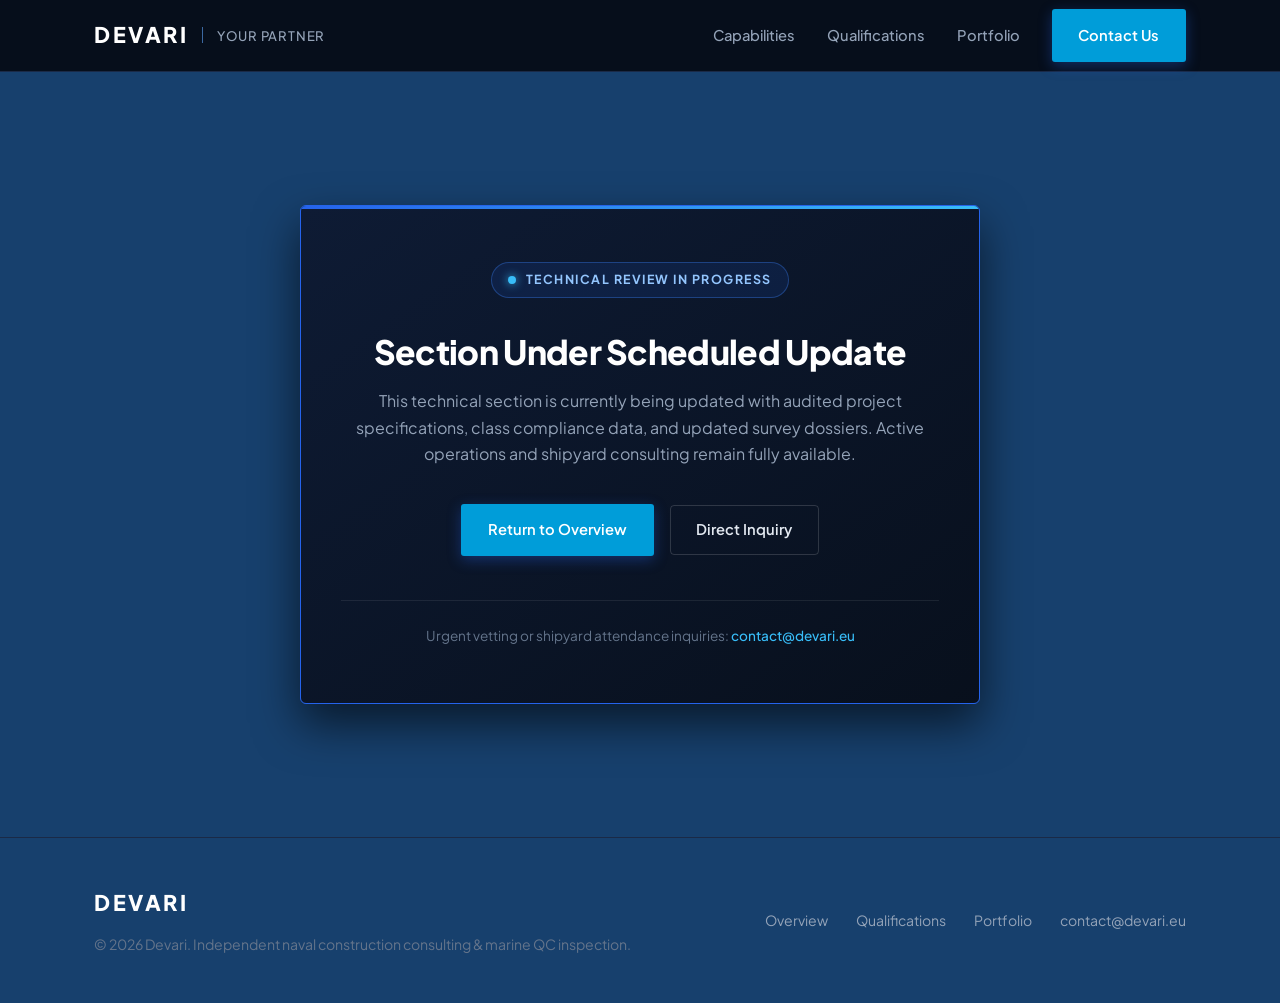
<file: wip.html>
<!DOCTYPE html>
<html lang="en">
<head>
  <meta charset="UTF-8" />
  <meta name="viewport" content="width=device-width, initial-scale=1.0" />
  <title>Under Scheduled Update | DEVARI</title>
  <meta name="robots" content="noindex, follow" />

  <link rel="preconnect" href="https://fonts.googleapis.com">
  <link rel="preconnect" href="https://fonts.gstatic.com" crossorigin>
  <link href="https://fonts.googleapis.com/css2?family=Plus+Jakarta+Sans:wght@400;500;600;700;800&display=swap" rel="stylesheet">
  <link rel="stylesheet" href="/style.css?v=20" />

  <style>
    .wip-wrapper {
      min-height: 85vh;
      display: flex;
      align-items: center;
      justify-content: center;
      padding: 3rem 1.5rem;
      position: relative;
    }

    .wip-card {
      background: linear-gradient(145deg, rgba(13, 23, 46, 0.9) 0%, rgba(7, 13, 24, 0.95) 100%);
      border: 1px solid var(--border-active, rgba(59, 130, 246, 0.3));
      box-shadow: 0 20px 45px rgba(0, 0, 0, 0.6);
      border-radius: 6px;
      padding: 3.5rem 2.5rem;
      max-width: 680px;
      width: 100%;
      text-align: center;
      position: relative;
      overflow: hidden;
    }

    .wip-card::before {
      content: '';
      position: absolute;
      top: 0;
      left: 0;
      right: 0;
      height: 3px;
      background: linear-gradient(90deg, #2563eb, #38bdf8, #2563eb);
      background-size: 200% 100%;
      animation: pulseBar 3s ease infinite;
    }

    @keyframes pulseBar {
      0% { background-position: 0% 50%; }
      50% { background-position: 100% 50%; }
      100% { background-position: 0% 50%; }
    }

    .wip-status-badge {
      display: inline-flex;
      align-items: center;
      gap: 0.6rem;
      background: rgba(37, 99, 235, 0.12);
      border: 1px solid rgba(59, 130, 246, 0.35);
      color: #93c5fd;
      font-size: 0.78rem;
      font-weight: 700;
      text-transform: uppercase;
      letter-spacing: 0.12em;
      padding: 0.45rem 1rem;
      border-radius: 999px;
      margin-bottom: 2rem;
    }

    .status-dot {
      width: 8px;
      height: 8px;
      background-color: #38bdf8;
      border-radius: 50%;
      box-shadow: 0 0 10px #38bdf8;
      animation: blink 2s infinite ease-in-out;
    }

    @keyframes blink {
      0%, 100% { opacity: 0.4; }
      50% { opacity: 1; }
    }

    .wip-card h1 {
      font-size: 2.1rem;
      font-weight: 800;
      letter-spacing: -0.02em;
      margin-bottom: 1rem;
      color: #ffffff;
      line-height: 1.25;
    }

    .wip-card p {
      color: #94a3b8;
      font-size: 1rem;
      line-height: 1.65;
      margin-bottom: 2.25rem;
    }

    .wip-action-group {
      display: flex;
      flex-direction: column;
      align-items: center;
      gap: 1.25rem;
    }

    .wip-action-buttons {
      display: flex;
      align-items: center;
      justify-content: center;
      gap: 1rem;
      flex-wrap: wrap;
      width: 100%;
    }

    .btn-secondary {
      background: transparent;
      border: 1px solid rgba(255, 255, 255, 0.15);
      color: #e2e8f0;
      padding: 0.75rem 1.6rem;
      border-radius: 4px;
      font-weight: 600;
      font-size: 0.92rem;
      text-decoration: none;
      transition: all 0.2s ease;
      white-space: normal;
    }

    .btn-secondary:hover {
      border-color: #ffffff;
      color: #ffffff;
      background: rgba(255, 255, 255, 0.05);
    }

    .wip-direct-contact {
      margin-top: 1.5rem;
      padding-top: 1.5rem;
      border-top: 1px solid rgba(255, 255, 255, 0.08);
      font-size: 0.85rem;
      color: #64748b;
      width: 100%;
    }

    .wip-direct-contact a {
      color: #38bdf8;
      text-decoration: none;
      font-weight: 500;
    }

    .wip-direct-contact a:hover {
      text-decoration: underline;
    }

    @media (max-width: 640px) {
      .wip-card {
        padding: 2.5rem 1.5rem;
      }
      .wip-card h1 {
        font-size: 1.6rem;
      }
      .wip-action-buttons {
        flex-direction: column;
      }
      .wip-action-buttons .btn,
      .wip-action-buttons .btn-secondary {
        width: 100%;
        text-align: center;
      }
    }
  </style>
</head>
<body>

  <!-- Locked Header -->
  <header class="site-header">
    <div class="container nav-container">
      <a href="https://devari.eu/" class="brand-logo">
        <span class="brand-name">DEVARI</span>
        <span class="brand-divider"></span>
        <span class="brand-tagline">Your Partner</span>
      </a>

      <nav class="nav-links" id="navLinks">
        <a href="https://devari.eu/#services" class="nav-item">Capabilities</a>
        <a href="/qualifications" class="nav-item">Qualifications</a>
        <a href="/portfolio" class="nav-item">Portfolio</a>
        <a href="https://devari.eu/#contact" class="btn btn-primary nav-item">Contact Us</a>
      </nav>

      <button class="nav-toggle" id="navToggle" type="button" aria-label="Toggle Navigation">
        <span></span>
        <span></span>
        <span></span>
      </button>
    </div>
  </header>

  <!-- Main WIP Body -->
  <main class="wip-wrapper">
    <div class="wip-card">
      <div class="wip-status-badge">
        <span class="status-dot"></span>
        Technical Review In Progress
      </div>

      <h1>Section Under Scheduled Update</h1>
      <p>
        This technical section is currently being updated with audited project specifications, class compliance data, and updated survey dossiers. Active operations and shipyard consulting remain fully available.
      </p>

      <div class="wip-action-group">
        <div class="wip-action-buttons">
          <a href="https://devari.eu/" class="btn btn-primary">Return to Overview</a>
          <a href="mailto:contact@devari.eu?subject=Technical%20Inquiry%20-%20Devari" class="btn-secondary">Direct Inquiry</a>
        </div>

        <div class="wip-direct-contact">
          Urgent vetting or shipyard attendance inquiries: 
          <a href="mailto:contact@devari.eu">contact@devari.eu</a>
        </div>
      </div>
    </div>
  </main>

  <!-- Footer -->
  <footer class="site-footer">
    <div class="container footer-container">
      <div class="footer-brand">
        <span class="brand-name">DEVARI</span>
        <p>&copy; 2026 Devari. Independent naval construction consulting & marine QC inspection.</p>
      </div>
      <div class="footer-links">
        <a href="https://devari.eu/">Overview</a>
        <a href="/qualifications">Qualifications</a>
        <a href="/portfolio">Portfolio</a>
        <a href="mailto:contact@devari.eu">contact@devari.eu</a>
      </div>
    </div>
  </footer>

  <script>
    const navToggle = document.getElementById('navToggle');
    const navLinks = document.getElementById('navLinks');
    
    if (navToggle && navLinks) {
      navToggle.addEventListener('click', () => {
        navToggle.classList.toggle('open');
        navLinks.classList.toggle('open');
      });

      navLinks.querySelectorAll('.nav-item').forEach(link => {
        link.addEventListener('click', () => {
          navToggle.classList.remove('open');
          navLinks.classList.remove('open');
        });
      });
    }
  </script>

</body>
</html>
</file>
<file: style.css>
:root {
  /* Unified Industrial Shipyard Palette */
  --bg-main: #17406D;
  --bg-card: #0d1527;
  --bg-surface: #152238;
  --border-muted: #1a2a47;
  --border-active: #2563eb;
  
  --text-primary: #f8fafc;
  --text-muted: #94a3b8;
  --text-dim: #64748b;
  
  --primary-navy: #275A92;
  --accent-blue: #009DD9;
  --accent-glow: #60a5fa;
  --accent-hover: #1d4ed8;

  --font-main: 'Plus Jakarta Sans', -apple-system, BlinkMacSystemFont, "Segoe UI", Roboto, sans-serif;
  --header-height: 72px;
}

*, *::before, *::after {
  box-sizing: border-box;
  margin: 0;
  padding: 0;
}

html {
  scroll-behavior: smooth;
  scroll-padding-top: calc(var(--header-height) + 1.5rem);
}

body {
  width: 100%;
  max-width: 100vw;
  overflow-x: hidden;
  background-color: var(--bg-main);
  color: var(--text-primary);
  font-family: var(--font-main);
  line-height: 1.6;
  -webkit-font-smoothing: antialiased;
  padding-top: var(--header-height);
}

img, .responsive-img {
  display: block;
  width: 100%;
  max-width: 100%;
  height: 100%;
  object-fit: cover;
  border: 0;
}

.container {
  width: 100%;
  max-width: 1140px;
  margin-left: auto;
  margin-right: auto;
  padding-left: 1.5rem;
  padding-right: 1.5rem;
}

.eyebrow {
  display: inline-block;
  font-size: 0.78rem;
  font-weight: 700;
  text-transform: uppercase;
  letter-spacing: 0.12em;
  color: var(--accent-glow);
  margin-bottom: 0.75rem;
}

/* Buttons */
.btn {
  display: inline-flex;
  align-items: center;
  justify-content: center;
  padding: 0.85rem 1.6rem;
  font-size: 0.92rem;
  font-weight: 600;
  border-radius: 3px;
  text-decoration: none;
  transition: all 0.2s cubic-bezier(0.4, 0, 0.2, 1);
  cursor: pointer;
  border: 1px solid transparent;
  white-space: nowrap;
}

.btn-primary {
  background-color: var(--accent-blue);
  color: #ffffff;
  box-shadow: 0 4px 14px rgba(37, 99, 235, 0.35);
}

.btn-primary:hover {
  background-color: var(--accent-hover);
  box-shadow: 0 6px 20px rgba(37, 99, 235, 0.5);
  transform: translateY(-1px);
}

.btn-secondary {
  background-color: var(--bg-card);
  color: var(--text-primary);
  border-color: var(--border-muted);
}

.btn-secondary:hover {
  background-color: var(--bg-surface);
  border-color: var(--accent-blue);
}

/* ========================================================
   LOCKED HEADER & ARCHITECTURAL WORDMARK
   ======================================================== */
.site-header {
  position: fixed;
  top: 0;
  left: 0;
  width: 100%;
  height: var(--header-height);
  z-index: 9999;
  background-color: rgba(7, 13, 24, 0.96);
  backdrop-filter: blur(16px);
  -webkit-backdrop-filter: blur(16px);
  border-bottom: 1px solid var(--border-muted);
  display: flex;
  align-items: center;
}

.nav-container {
  display: flex;
  justify-content: space-between;
  align-items: center;
  width: 100%;
  max-width: 1140px;
  margin: 0 auto;
  padding: 0 1.5rem;
}

.brand-logo {
  text-decoration: none;
  display: inline-flex;
  align-items: center;
  gap: 0.85rem;
  flex-shrink: 0;
}

.brand-name {
  font-size: 1.35rem;
  font-weight: 800;
  letter-spacing: 0.12em;
  color: #ffffff;
  text-transform: uppercase;
}

.brand-divider {
  display: inline-block;
  width: 1px;
  height: 16px;
  background-color: var(--accent-glow);
  opacity: 0.6;
}

.brand-tagline {
  font-size: 0.82rem;
  font-weight: 500;
  letter-spacing: 0.06em;
  color: var(--text-muted);
  text-transform: uppercase;
  white-space: nowrap;
}

/* Desktop Navigation */
.nav-links {
  display: flex;
  align-items: center;
  gap: 2rem;
  margin-left: auto;
  list-style: none;
}

.nav-links a:not(.btn) {
  color: var(--text-muted);
  text-decoration: none;
  font-size: 0.92rem;
  font-weight: 500;
  white-space: nowrap;
  transition: color 0.2s ease;
}

.nav-links a:not(.btn):hover,
.nav-links a.active-link {
  color: #ffffff;
  font-weight: 600;
}

/* STRICT SUPPRESSION of mobile toggle & dots on desktop */
.nav-toggle {
  display: none !important;
  appearance: none;
  -webkit-appearance: none;
  background: transparent;
  border: none;
  cursor: pointer;
  padding: 0;
  margin: 0;
  z-index: 10001;
  width: 30px;
  height: 24px;
  flex-direction: column;
  justify-content: space-between;
}

.nav-toggle span {
  display: block;
  width: 100%;
  height: 2px;
  background-color: var(--text-primary);
  border-radius: 2px;
  transition: all 0.3s ease;
}

.nav-toggle.open span:nth-child(1) {
  transform: translateY(11px) rotate(45deg);
}

.nav-toggle.open span:nth-child(2) {
  opacity: 0;
}

.nav-toggle.open span:nth-child(3) {
  transform: translateY(-11px) rotate(-45deg);
}

/* Hero Section */
.hero {
  padding: 4.5rem 0 3.5rem;
  text-align: center;
}

.hero-badge {
  display: inline-block;
  padding: 0.35rem 1rem;
  font-size: 0.78rem;
  font-weight: 700;
  text-transform: uppercase;
  letter-spacing: 0.08em;
  border-radius: 2px;
  background-color: rgba(30, 58, 138, 0.35);
  color: var(--accent-glow);
  border: 1px solid rgba(59, 130, 246, 0.35);
  margin-bottom: 1.5rem;
}

.hero h1 {
  font-size: clamp(1.85rem, 4.5vw, 3.5rem);
  font-weight: 800;
  line-height: 1.15;
  letter-spacing: -0.03em;
  max-width: 860px;
  margin: 0 auto 1.5rem;
  word-wrap: break-word;
}

.hero-subtext {
  font-size: 1.1rem;
  color: var(--text-muted);
  max-width: 660px;
  margin: 0 auto 2rem;
  line-height: 1.7;
}

.hero-actions {
  display: flex;
  justify-content: center;
  gap: 1rem;
  flex-wrap: wrap;
  margin-bottom: 3rem;
}

.media-box {
  width: 100%;
  max-width: 100%;
  border-radius: 4px;
  overflow: hidden;
  border: 1px solid var(--border-muted);
  background-color: var(--bg-card);
  box-shadow: 0 16px 36px -12px rgba(0, 0, 0, 0.7);
}

.hero-media {
  max-width: 980px;
  margin: 0 auto;
}

.hero-media .responsive-img {
  height: 440px;
}

.media-caption {
  padding: 0.85rem 1.25rem;
  background-color: #0b1324;
  color: var(--text-dim);
  font-size: 0.78rem;
  text-transform: uppercase;
  letter-spacing: 0.06em;
  font-weight: 600;
  border-top: 1px solid var(--border-muted);
  text-align: left;
}

/* Sections */
.section {
  padding: 5rem 0;
}

.section-header {
  text-align: center;
  max-width: 640px;
  margin: 0 auto 3rem;
}

.section-header h2 {
  font-size: 2rem;
  font-weight: 700;
  letter-spacing: -0.02em;
  margin-bottom: 0.85rem;
}

.section-header p {
  color: var(--text-muted);
  font-size: 1rem;
}

.cards-grid {
  display: grid;
  grid-template-columns: repeat(auto-fit, minmax(280px, 1fr));
  gap: 1.75rem;
}

.card {
  background-color: var(--bg-card);
  border: 1px solid var(--border-muted);
  padding: 2.25rem;
  border-radius: 4px;
  transition: transform 0.25s ease, border-color 0.25s ease, box-shadow 0.25s ease;
}

.card:hover {
  transform: translateY(-4px);
  border-color: var(--border-active);
  box-shadow: 0 12px 24px -10px rgba(37, 99, 235, 0.25);
}

.card-icon {
  font-size: 0.85rem;
  font-weight: 800;
  color: var(--accent-glow);
  margin-bottom: 1.25rem;
}

.card h3 {
  font-size: 1.25rem;
  font-weight: 700;
  margin-bottom: 0.85rem;
}

.card p {
  color: var(--text-muted);
  font-size: 0.95rem;
}

/* Section Action Center (In-page Links) */
/* Section In-page Action Center */
.section-action-center {
  margin-top: 3rem;
  text-align: center;
  width: 100%;
}

.section-action-center .btn {
  border: 1px solid var(--border-active);
  background-color: rgba(13, 21, 39, 0.85);
  color: var(--text-primary);
  padding: 0.85rem 1.5rem;
  font-size: 0.95rem;
  /* Allow button text to wrap cleanly on narrow screens */
  white-space: normal;
  max-width: 100%;
  line-height: 1.4;
  text-align: center;
}

.section-action-center .btn:hover {
  background-color: var(--primary-navy);
  color: var(--accent-glow);
  box-shadow: 0 4px 16px rgba(37, 99, 235, 0.3);
}
/* Credentials Layout */
.credentials-section {
  background: linear-gradient(180deg, var(--bg-main) 0%, #0a1120 100%);
  border-top: 1px solid var(--border-muted);
  border-bottom: 1px solid var(--border-muted);
}

.credentials-layout {
  display: grid;
  grid-template-columns: minmax(0, 1fr) minmax(0, 1.25fr);
  gap: 2.5rem;
  align-items: stretch;
}

.cred-media {
  display: flex;
  flex-direction: column;
  height: 100%;
}

.cred-media .responsive-img {
  height: 100%;
  min-height: 300px;
}

.credentials-grid {
  display: flex;
  flex-direction: column;
  gap: 1.5rem;
}

.credential-card {
  background-color: var(--bg-card);
  border: 1px solid var(--border-muted);
  border-radius: 4px;
  padding: 1.85rem;
}

.cred-status {
  display: inline-block;
  font-size: 0.72rem;
  font-weight: 700;
  text-transform: uppercase;
  letter-spacing: 0.08em;
  padding: 0.25rem 0.65rem;
  border-radius: 2px;
  background-color: rgba(30, 58, 138, 0.4);
  color: var(--accent-glow);
  border: 1px solid rgba(59, 130, 246, 0.3);
  margin-bottom: 1rem;
}

.credential-card h3 {
  font-size: 1.15rem;
  margin-bottom: 0.65rem;
}

.credential-card p {
  color: var(--text-muted);
  font-size: 0.92rem;
  margin-bottom: 1.25rem;
}

.cred-list {
  list-style: none;
  border-top: 1px solid var(--border-muted);
  padding-top: 1rem;
}

.cred-list li {
  font-size: 0.88rem;
  color: var(--text-muted);
  margin-bottom: 0.45rem;
  display: flex;
  align-items: center;
}

.cred-list li::before {
  content: "✓";
  color: var(--accent-glow);
  font-weight: 700;
  margin-right: 0.65rem;
}

/* About Card */
.about-card {
  background: linear-gradient(135deg, var(--bg-card) 0%, #0d172e 100%);
  border: 1px solid var(--border-muted);
  border-radius: 4px;
  padding: 3rem;
}

.about-content h2 {
  font-size: 2rem;
  letter-spacing: -0.02em;
  margin-bottom: 1.25rem;
}

.about-content p {
  color: var(--text-muted);
  font-size: 1.02rem;
  max-width: 720px;
  margin-bottom: 2.25rem;
}

.stats-row {
  display: flex;
  gap: 3.5rem;
  flex-wrap: wrap;
}

.stat-num {
  font-size: 2rem;
  font-weight: 800;
  color: var(--accent-glow);
  display: block;
}

.stat-label {
  font-size: 0.8rem;
  font-weight: 600;
  text-transform: uppercase;
  letter-spacing: 0.08em;
  color: var(--text-dim);
}

/* Contact Wrapper */
.contact-wrapper {
  display: grid;
  grid-template-columns: minmax(0, 1fr) minmax(0, 1.25fr);
  gap: 3rem;
  background-color: var(--bg-card);
  border: 1px solid var(--border-muted);
  border-radius: 4px;
  padding: 3.25rem;
}

.contact-info-panel h2 {
  font-size: 1.9rem;
  margin-bottom: 0.75rem;
}

.contact-info-panel p {
  color: var(--text-muted);
  margin-bottom: 2.25rem;
  font-size: 0.95rem;
}

.contact-channels {
  display: flex;
  flex-direction: column;
  gap: 1.5rem;
}

.channel-label {
  font-size: 0.78rem;
  font-weight: 700;
  text-transform: uppercase;
  letter-spacing: 0.08em;
  color: var(--text-dim);
  margin-bottom: 0.35rem;
}

.channel-value {
  font-size: 1.15rem;
  font-weight: 700;
  color: var(--accent-glow);
  text-decoration: none;
}

.channel-value:hover {
  text-decoration: underline;
}

.channel-value-static {
  font-size: 1rem;
  color: var(--text-primary);
  font-weight: 600;
}

.contact-form {
  display: flex;
  flex-direction: column;
  gap: 1.15rem;
}

.form-group {
  display: flex;
  flex-direction: column;
}

.form-group label {
  font-size: 0.82rem;
  font-weight: 600;
  color: var(--text-muted);
  margin-bottom: 0.4rem;
}

.form-group input,
.form-group textarea {
  width: 100%;
  padding: 0.85rem 1rem;
  background-color: var(--bg-main);
  border: 1px solid var(--border-muted);
  border-radius: 3px;
  color: var(--text-primary);
  font-family: inherit;
  font-size: 0.95rem;
  transition: border-color 0.2s;
}

.form-group input:focus,
.form-group textarea:focus {
  outline: none;
  border-color: var(--accent-blue);
}

.form-submit {
  width: 100%;
  margin-top: 0.5rem;
}

.form-disclaimer {
  font-size: 0.78rem;
  color: var(--text-dim);
  text-align: center;
  margin-top: 0.5rem;
}

/* ========================================================
   SUB-PAGES: PORTFOLIO & QUALIFICATIONS
   ======================================================== */
.page-banner {
  padding: 4.5rem 0 2.5rem;
  text-align: center;
  border-bottom: 1px solid var(--border-muted);
  background: linear-gradient(180deg, var(--bg-main) 0%, #0a1324 100%);
}

.page-banner h1 {
  font-size: clamp(1.85rem, 4.2vw, 3rem);
  font-weight: 800;
  line-height: 1.15;
  letter-spacing: -0.03em;
  max-width: 820px;
  margin: 0 auto 1.25rem;
}

.portfolio-grid {
  display: grid;
  grid-template-columns: repeat(auto-fit, minmax(320px, 1fr));
  gap: 2rem;
}

.portfolio-card {
  background-color: var(--bg-card);
  border: 1px solid var(--border-muted);
  border-radius: 4px;
  overflow: hidden;
  display: flex;
  flex-direction: column;
  transition: transform 0.25s ease, border-color 0.25s ease, box-shadow 0.25s ease;
}

.portfolio-card:hover {
  transform: translateY(-4px);
  border-color: var(--border-active);
  box-shadow: 0 16px 32px -12px rgba(37, 99, 235, 0.25);
}

.portfolio-img-box {
  position: relative;
  width: 100%;
  height: 240px;
}

.portfolio-tag {
  position: absolute;
  top: 1rem;
  right: 1rem;
  background-color: rgba(7, 13, 24, 0.88);
  backdrop-filter: blur(8px);
  color: var(--accent-glow);
  border: 1px solid rgba(59, 130, 246, 0.4);
  font-size: 0.72rem;
  font-weight: 700;
  text-transform: uppercase;
  letter-spacing: 0.08em;
  padding: 0.25rem 0.65rem;
  border-radius: 2px;
}

.portfolio-info {
  padding: 1.75rem;
  display: flex;
  flex-direction: column;
  flex-grow: 1;
}

.portfolio-meta {
  font-size: 0.76rem;
  font-weight: 700;
  text-transform: uppercase;
  letter-spacing: 0.08em;
  color: var(--accent-glow);
  margin-bottom: 0.5rem;
}

.portfolio-info h3 {
  font-size: 1.25rem;
  font-weight: 700;
  margin-bottom: 0.75rem;
  color: var(--text-primary);
}

.portfolio-info p {
  color: var(--text-muted);
  font-size: 0.92rem;
  margin-bottom: 1.25rem;
  line-height: 1.6;
}

.portfolio-details {
  list-style: none;
  border-top: 1px solid var(--border-muted);
  padding-top: 1rem;
  margin-top: auto;
  font-size: 0.85rem;
  color: var(--text-dim);
}

.portfolio-details li {
  margin-bottom: 0.4rem;
}

.portfolio-details strong {
  color: var(--text-muted);
}

.qual-grid {
  display: grid;
  grid-template-columns: repeat(auto-fit, minmax(320px, 1fr));
  gap: 2rem;
}

.qual-card {
  background-color: var(--bg-card);
  border: 1px solid var(--border-muted);
  border-radius: 4px;
  padding: 2.25rem;
}

.qual-icon {
  font-size: 0.85rem;
  font-weight: 800;
  color: var(--accent-glow);
  margin-bottom: 1rem;
}

.qual-card h2 {
  font-size: 1.35rem;
  font-weight: 700;
  margin-bottom: 0.75rem;
}

.qual-lead {
  font-size: 0.95rem;
  color: var(--text-muted);
  padding-bottom: 1.25rem;
  border-bottom: 1px solid var(--border-muted);
  margin-bottom: 1.5rem;
}

.qual-body {
  display: flex;
  flex-direction: column;
  gap: 1.25rem;
}

.qual-item h4 {
  font-size: 1rem;
  font-weight: 700;
  color: var(--text-primary);
  margin-bottom: 0.35rem;
}

.qual-item p {
  font-size: 0.88rem;
  color: var(--text-muted);
  line-height: 1.5;
}

.standards-table-wrapper {
  overflow-x: auto;
  border: 1px solid var(--border-muted);
  border-radius: 4px;
  background-color: var(--bg-main);
}

.standards-table {
  width: 100%;
  border-collapse: collapse;
  text-align: left;
  font-size: 0.9rem;
}

.standards-table th {
  background-color: #0b1324;
  padding: 1rem 1.25rem;
  color: var(--text-muted);
  font-weight: 700;
  text-transform: uppercase;
  font-size: 0.78rem;
  letter-spacing: 0.08em;
  border-bottom: 1px solid var(--border-muted);
}

.standards-table td {
  padding: 1rem 1.25rem;
  border-bottom: 1px solid var(--border-muted);
  color: var(--text-muted);
}

.standards-table tr:last-child td {
  border-bottom: none;
}

.standards-table code {
  background-color: var(--bg-surface);
  color: var(--accent-glow);
  padding: 0.2rem 0.5rem;
  border-radius: 3px;
  font-size: 0.82rem;
}

/* Footer */
.site-footer {
  padding: 3rem 0;
  border-top: 1px solid var(--border-muted);
  font-size: 0.88rem;
}

.footer-container {
  display: flex;
  justify-content: space-between;
  align-items: center;
  gap: 2rem;
}

.footer-brand {
  display: flex;
  flex-direction: column;
  gap: 0.75rem;
}

.footer-brand p {
  color: var(--text-dim);
}

.footer-links {
  display: flex;
  gap: 1.75rem;
}

.footer-links a {
  color: var(--text-muted);
  text-decoration: none;
}

.footer-links a:hover {
  color: var(--text-primary);
}

/* Scroll Animations */
.reveal {
  opacity: 0;
  transform: translateY(28px);
  transition: opacity 0.7s cubic-bezier(0.16, 1, 0.3, 1), transform 0.7s cubic-bezier(0.16, 1, 0.3, 1);
  will-change: opacity, transform;
}

.reveal.active {
  opacity: 1;
  transform: translateY(0);
}
/* Hard Mobile Overflow Lock & Header Padding */
@media (max-width: 768px) {
  /* Prevent any button on mobile from forcing horizontal width */
  .btn {
    white-space: normal;
    text-align: center;
  }

  .nav-container {
    padding: 0 1rem; /* Keeps hamburger safely inside the screen edge */
  }

  .site-header {
    height: 66px;
    padding: 0;
  }

  body {
    padding-top: 66px;
  }

  /* Stack Brand Name & Tagline */
  .brand-logo {
    flex-direction: column;
    align-items: flex-start;
    gap: 0;
  }

  .brand-divider {
    display: none !important;
  }

  .brand-name {
    font-size: 1.15rem;
    line-height: 1.1;
    letter-spacing: 0.08em;
  }

  .brand-tagline {
    display: block !important;
    font-size: 0.65rem;
    letter-spacing: 0.06em;
    color: var(--accent-glow);
    margin-top: 2px;
  }

  .nav-toggle {
    display: flex !important;
    margin-right: 0.25rem; /* Guarantees the toggle button never clips the screen edge */
  }

  .nav-links {
    position: fixed;
    top: 66px;
    left: 0;
    width: 100%;
    background-color: rgba(7, 13, 24, 0.98);
    backdrop-filter: blur(20px);
    -webkit-backdrop-filter: blur(20px);
    border-bottom: 1px solid var(--border-muted);
    flex-direction: column;
    align-items: stretch;
    padding: 1.5rem;
    gap: 1.25rem;
    transform: translateY(-150%);
    opacity: 0;
    pointer-events: none;
    transition: transform 0.35s cubic-bezier(0.16, 1, 0.3, 1), opacity 0.3s ease;
    z-index: 9998;
  }

  .nav-links.open {
    transform: translateY(0);
    opacity: 1;
    pointer-events: auto;
  }

  .nav-links a:not(.btn) {
    display: block !important;
    font-size: 1.1rem;
    font-weight: 600;
    padding: 0.65rem 0;
    border-bottom: 1px solid rgba(26, 42, 71, 0.6);
  }

  .nav-links .btn {
    width: 100%;
    margin-top: 0.5rem;
    padding: 0.85rem;
    font-size: 0.95rem;
  }

  .credentials-layout,
  .contact-wrapper {
    grid-template-columns: 1fr;
    padding: 2rem 1.25rem;
    gap: 2rem;
  }

  .hero-media .responsive-img,
  .cred-media .responsive-img {
    height: 250px;
  }

  .footer-container {
    flex-direction: column;
    text-align: center;
    gap: 1.5rem;
  }

  .footer-links {
    flex-wrap: wrap;
    justify-content: center;
  }
}
}
</file>
